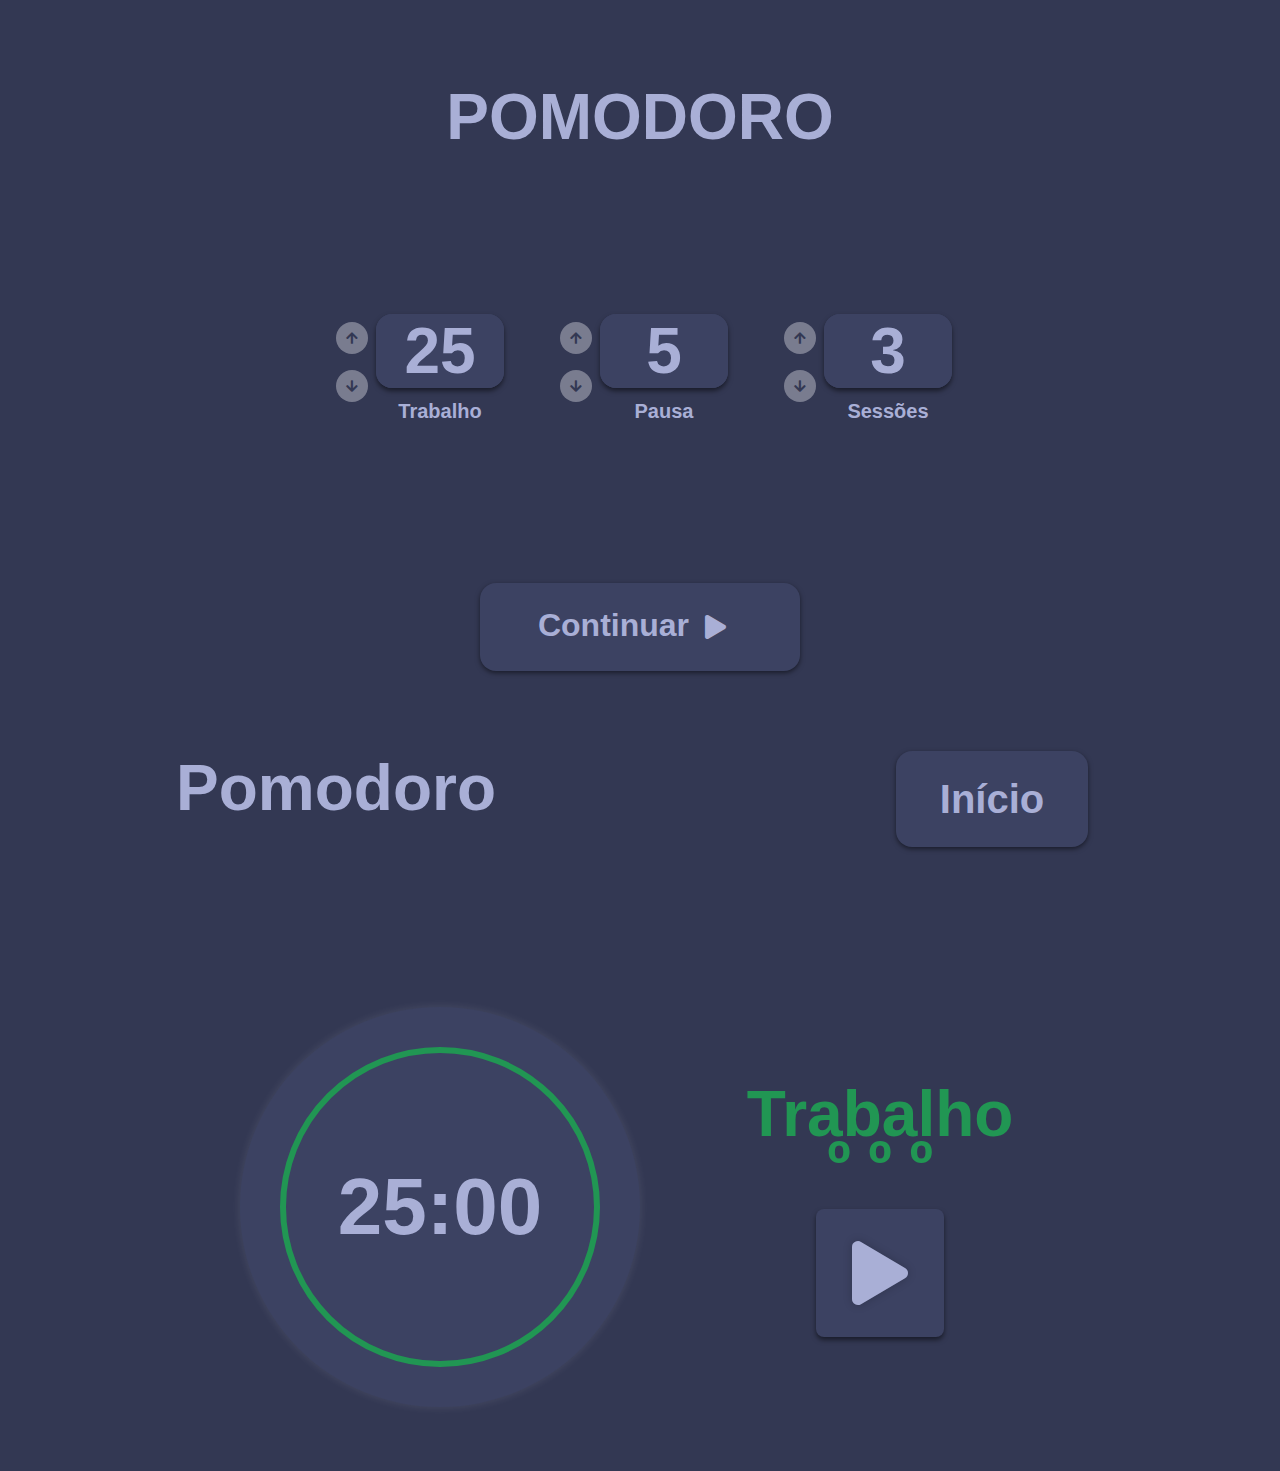
<file: index.html>
<!DOCTYPE html>
<html lang="en">

<head>
    <meta charset="UTF-8">
    <meta http-equiv="X-UA-Compatible" content="IE=edge">
    <meta name="viewport" content="width=device-width, initial-scale=1.0">
    <title>Inicie seu Pomodoro!</title>
    <link rel="stylesheet" href="style.css">
    <link rel="shortcut icon" href="favicon.ico" type="image/x-icon">
    <link rel="icon" href="favicon.ico" type="image/x-icon">
    <link rel="stylesheet" href="assests/fontawesome/css/all.css">
</head>

<body>
    <div class="inicio" style="">
        <div class="title">
            POMODORO
        </div>
        <section id="content">
            <div class="container">
                <div class="work">
                    <div class="buttons">
                        <button name="plus-work" type="button" class="up" onclick="increaseWork()"><i
                                class="fas fa-arrow-up"></i></button>
                        <button name="minus-work" type="button" class="down" onclick="decreaseWork()"><i
                                class="fas fa-arrow-down"></i></button>
                    </div>
                    <div class="info">
                        <div class="value">
                            <input type="number" min="1" max="999" name="workTime" class="input-value" value="25" id="data-work">
                        </div>
                        <div class="text">
                            Trabalho
                        </div>
                    </div>
                </div>
                <div class="rest">
                    <div class="buttons">
                        <button name="plus-work" type="button" class="up" onclick="increaseRest()"><i
                                class="fas fa-arrow-up"></i></button>
                        <button name="minus-work" type="button" class="down" onclick="decreaseRest()"><i
                                class="fas fa-arrow-down"></i></button>
                    </div>
                    <div class="info">
                        <div class="value">
                            <input type="number" onchange="checkValue(this.value, this.id)" min="1" max="999" name="restTime" class="input-value" value="5" id="data-rest">
                        </div>
                        <div class="text">
                            Pausa
                        </div>
                    </div>
                </div>
                <div class="session">
                    <div class="buttons">
                        <button name="plus-work" type="button" class="up" onclick="increaseSession()"><i
                                class="fas fa-arrow-up"></i></button>
                        <button name="minus-work" type="button" class="down" onclick="decreaseSession()"><i
                                class="fas fa-arrow-down"></i></button>
                    </div>
                    <div class="info">
                        <div class="value">
                            <input type="number" min="1" max="999" name="sessions" class="input-value" value="3" id="data-session">
                        </div>
                        <div class="text">
                            Sessões
                        </div>
                    </div>
                </div>
            </div>
        </section>
        <section id="continue">
            <div class="continue">
                <button type="button" onclick="setValues()">Continuar<i class="fas fa-play"></i></button>
            </div>
        </section>
    </div>


    <!-- ================ TELA DO CONTADOR -->
    <div class="tela-trabalho">
        <section id="trabalho">
            <div class="container">
                <div class="menu">
                    <div class="title">
                        Pomodoro
                    </div>
                    <div class="voltar-inicio">
                        <button type="button">Início</button>
                    </div>                   
                </div>
                <div class="content">
                    <div class="contador">
                        <p data-contador><span class="minutos" data-minutes></span></p>
                        <div class="tempo-pausa" style="display: none;" data-pausa></div>
                    </div>
                    <div class="informacao">
                        <div class="status">
                            <div class="info-texto" data-info>
                                Trabalho
                            </div>
                            <div class="info-sessao">
                                º º º
                                <div class="quantidade-sessoes" style="display: none;" data-sessoes></div>
                            </div>
                        </div>
                        <div onclick="startCount()" id="play-button">
                            <i class="fas fa-play"></i>
                        </div>
                        <div onclick="stopCount()" class="hide" id="stop-button">
                            <i class="fas fa-pause"></i>
                        </div>
                    </div>
                </div>
            </div>
        </section>
    </div>
</body>
<script src="script.js" defer></script>

</html>
</file>
<file: style.css>
/*=========== RESET ========================= */
* {
    margin: 0;
    padding: 0;
    box-sizing: border-box;
    line-height: 1,625rem;
  }
  
  a {
    text-decoration: none;
  }
  
  img {
    width: 100%;
    height: auto;
  }
  
  ul {
    list-style: none;
  }
  
  button {
    background-color: transparent;
    border: none;
  }

  /*=========== VARIABLES ========================= */
  :root {
    --primary-color: #333853;
    --primary-color-alt: #3C4262;
    --secondary-color: #797c8f;
    --secondary-color-alt: #212747;
    --text-color: #a9afd6;
    --green: #219653;
    --yellow: #F2C94C;
  }
  
  /*=========== BASE ========================= */
  
  body {
    font: 400 1rem "Poppins", sans-serif;
    background-color: var(--primary-color);
    color: var(--text-color);
    -webkit-font-smoothing: antialiased;
  }
  
  .title {
    font: bold 4rem "Poppins", sans-serif;
    color: var(--text-color);
    display: flex;
    justify-content: center;
    margin: 5rem;
  }
  
  .button-start {
    background-color: var(--primary-color);
    color: var(--secondary-color);
    height: 3.5rem;
    display: inline-flex;
    align-items: center;
    padding: 0 2rem;
    border-radius: 0.25rem;
    font: 500 1rem 'DM Sans', sans-serif;
    transition: background 0.2s;
  }
  
  .button-start:hover {
    background-color: var(--secondary-color-alt);
  }

  input::-webkit-outer-spin-button, input::-webkit-inner-spin-button {
  -webkit-appearance: none;
  margin: 0;
  }

  input[type=number] {
    -moz-appearance: textfield;
  }

  /* =============== TELA INICIAL ================ */

 #content .container {
    display: flex;
    align-items: center;
    justify-content: center;
    margin: 10rem;
  }

  #content .work, .rest, .session {
    display: flex;
    align-items: flex-start;
    justify-content: center;
    flex-direction: row;
    margin: 0 1.5rem;
  }

  #content .buttons {
    display: flex;
    align-items: center;
    justify-content: center;
    flex-direction: column;
  }

  #content .up, .down {
    background-color: var(--secondary-color);
    border-radius: 50%;
    height: 2rem;
    width: 2rem;
    margin: 0.5rem;
    cursor: pointer;
    transition: background 0.2s;
    color: var(--primary-color);
  }

  #content .up:hover, .down:hover {
    background-color: var(--secondary-color-alt);
    color: var(--text-color);
  }

  #content .up:active, .down:active {
    background-color: var(--secondary-color);
    border: 2px solid var(--secondary-color-alt);
  }

  #content i {
    pointer-events: none;
  }

  #content .value {
    text-align: center;
    width: 8rem;
    height: auto;
    background-color: var(--primary-color-alt);
    font-size: 4rem;
    font-weight: bold;
    box-shadow: 0 3px 5px rgba(0,0,0,0.5);
    border-radius: 1rem;
    user-select: none;
  }

  #content .input-value {
    box-shadow: none;
    height: 100%;
    width: 100%;
    font-size: 4rem;
    font-weight: bold;
    border-radius: 1rem;
    background-color: var(--primary-color-alt);
    border: none;
    color: var(--text-color);
    text-align: center;
  }

  #content .input-value:focus-visible {
    outline: none;
  }

  #content .text {
    font-size: 1.25rem;
    font-weight: bold;
    text-align: center;
    margin-top: 0.75rem;
  }

  #continue {
    display: flex;
    justify-content: center;
    margin-top: 4rem;

  }

  #continue .continue {
    background-color: var(--primary-color-alt);
    width: 20rem;
    text-align: center;
    border-radius: 1rem;
    box-shadow: 0 2px 5px rgba(0,0,0,0.5);
    transition: background 0.2s;
    cursor: pointer;
    user-select: none;
  }
  
  #continue .continue:hover {
    background-color: var(--secondary-color-alt);
  }

  #continue .continue:active {
    background-color: var(--secondary-color);
    border: 2px solid var(--secondary-color-alt);
  }

  #continue button {
    font-size: 2rem;
    font-weight: bold;
    color: var(--text-color);
    cursor: pointer;
    padding: 1rem;
  }

  #continue i {
    font-size: 1.5rem;
    margin: 1rem;
  }

/* ================= TELA TRABALHO ====================== */

  #trabalho .container {
    padding: 4rem 10rem;
    position: relative;
  }

  #trabalho .menu {
    position: relative;
    padding: 1rem;
    margin-bottom: 15rem;
  }

  #trabalho .title {
    display: inline;
    position: absolute;
    top: 1rem;
    left: 1rem;
    margin: 0;
  }

  #trabalho .voltar-inicio {
    font-size: 4rem;
    color: var(--text-color);
    position: absolute;
    top: 1rem;
    right: 2rem;
    display: inline;
  }

  #trabalho button {
    background-color: var(--primary-color-alt);
    width: 12rem;
    height: 6rem;
    text-align: center;
    border-radius: 1rem;
    box-shadow: 0 2px 5px rgba(0,0,0,0.5);
    transition: background 0.2s;
    cursor: pointer;
    user-select: none;
    font-size: 2.5rem;
    font-weight: bold;
    color: var(--text-color);
    padding: 1rem;
  }

  #trabalho button:hover {
    background-color: var(--secondary-color-alt);
  }

  #trabalho button:active {
    background-color: var(--secondary-color);
    border: 2px solid var(--secondary-color-alt);
  }

  #trabalho .content {
    display: flex;
    justify-content: center;
    align-items: center;
    flex-direction: row;
  }

  #trabalho .contador {
    background-color: var(--primary-color-alt);
    box-shadow: 0 0 10px rgba(255,255,255,0.1);
    width: 25rem;
    height: 25rem;
    border-radius: 50%;
    text-align: center;
    font-size: 5rem;
    font-weight: bold;
    user-select: none;
    padding: 2rem;
    display: flex;
    justify-content: center;
    align-items: center;
  }

  #trabalho .contador p {
    width: 20rem;
    height: 20rem;
    border: 0.4rem solid var(--green);
    border-radius: 50%;
    display: flex;
    justify-content: center;
    align-items: center;
    margin: 0;
  }

  #trabalho .informacao {
    display: flex;
    align-items: center;
    justify-content: center;
    flex-direction: column;
    font-size: 4rem;
    font-weight: bold;
    margin-left: 5rem;
    width: 20rem;
  }

  #trabalho .status {
    display: flex;
    align-items: center;
    justify-content: center;
    flex-direction: column;
    color: var(--green);
  }

  #trabalho .status .info-sessao {
    margin-top: -1.5rem;
    display: flex;
    flex-direction: row;
  }

  #trabalho #play-button, #stop-button {
    margin-top: 0.5rem;
    background-color: var(--primary-color-alt);
    border-radius: 0.5rem;
    box-shadow: 0 3px 5px rgba(0,0,0,0.5);
    text-shadow: 0 0 10px rgba(0,0,0,0.2);
    height: 8rem;
    width: 8rem;
    display: flex;
    align-items: center;
    justify-content: center;
    cursor: pointer;
    transition: background 0.2s;
    user-select: none;
  }

  #trabalho #play-button:hover, #stop-button:hover {
    background-color: var(--secondary-color-alt);
  }

  #trabalho #play-button:active, #stop-button:active {
    background-color: var(--secondary-color);
    border: 2px solid var(--secondary-color-alt);
  }

  #trabalho #play-button.hide, #stop-button.hide, .hide {
    display: none;
  }

  #trabalho .yellow {
    color: var(--yellow);
  }
  
  #trabalho p.border-yellow {
    border-color: var(--yellow);
  }
</file>
